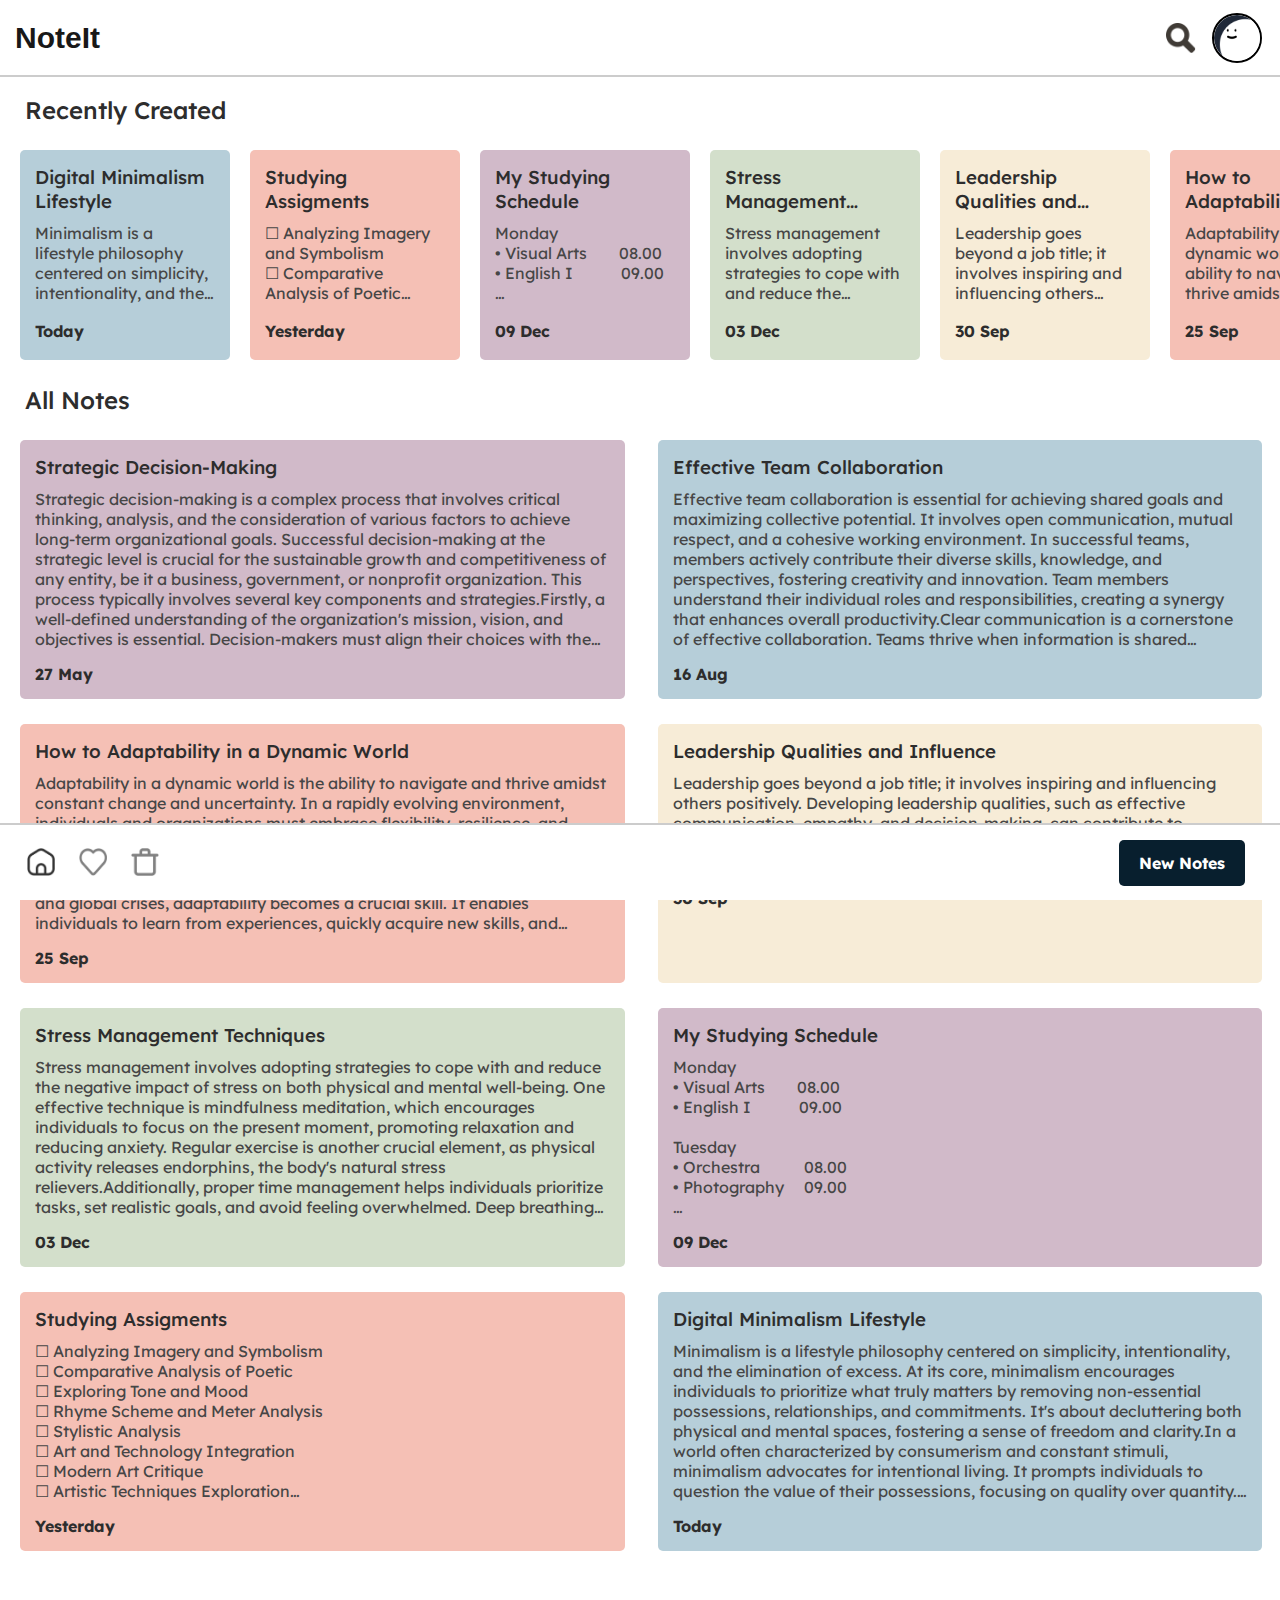
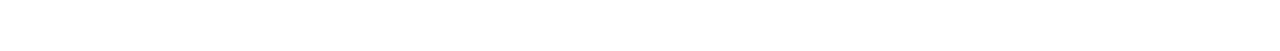
<file: index.html>
<!DOCTYPE html>
<html lang="en">
<head>
    <meta charset="UTF-8">
    <meta name="viewport" content="width=device-width, initial-scale=1.0">

    <!-- S T Y L E -->
    <link rel="Stylesheet" href="./style/mainstyle.css"/>
    <link rel="Stylesheet" href="./style/navigation.css"/>


    <!-- F O N T S -->
    <link rel="preconnect" href="https://fonts.googleapis.com">
    <link rel="preconnect" href="https://fonts.googleapis.com">
<link rel="preconnect" href="https://fonts.gstatic.com" crossorigin>
<link href="https://fonts.googleapis.com/css2?family=Lexend:wght@300;400;500;700&display=swap" rel="stylesheet">
    <title>NoteIt</title>
</head>
<body>

    <div class="botcontainer">
        <nav class="botwrapper">
            <ul class="botnavigation">
                <li class="active"><img src="./asset/home.png" alt=""><span>Home</span></li>
                <li><a href="favourite.html"><img src="./asset/favourite.png" alt=""><span></span></a></li>
                <li><img src="./asset/trash.png" alt=""><span>Trash</span></li>
            </ul>

            <button class="custom-button">New Notes</button>
        </nav>
    </div>

    <div class="container">
        <nav class="wrapper">
            <div class="brand">NoteIt</div>

            <ul class="navigation">
                <li class="search"><img src="./asset/search.png" alt=""></li>
                <li class="profile"><img src="./asset/profile.jpg" alt=""></li>
            </ul>
        </nav>
    </div>

    <div class="notes-container">
        <div class="notes-title">
            <h2>Recently Created</h2>
        </div>
        <div class="horizontal-scroll-container" id="external-notes-container-horizontal"></div>
   
        <div class="notes-title2">
            <h2>All Notes</h2>
        </div>
        <div class="vertical-scroll-container" id="external-notes-container-vertical"></div>
    </div>

<script src="script.js"></script>
</body>
</html>
</file>
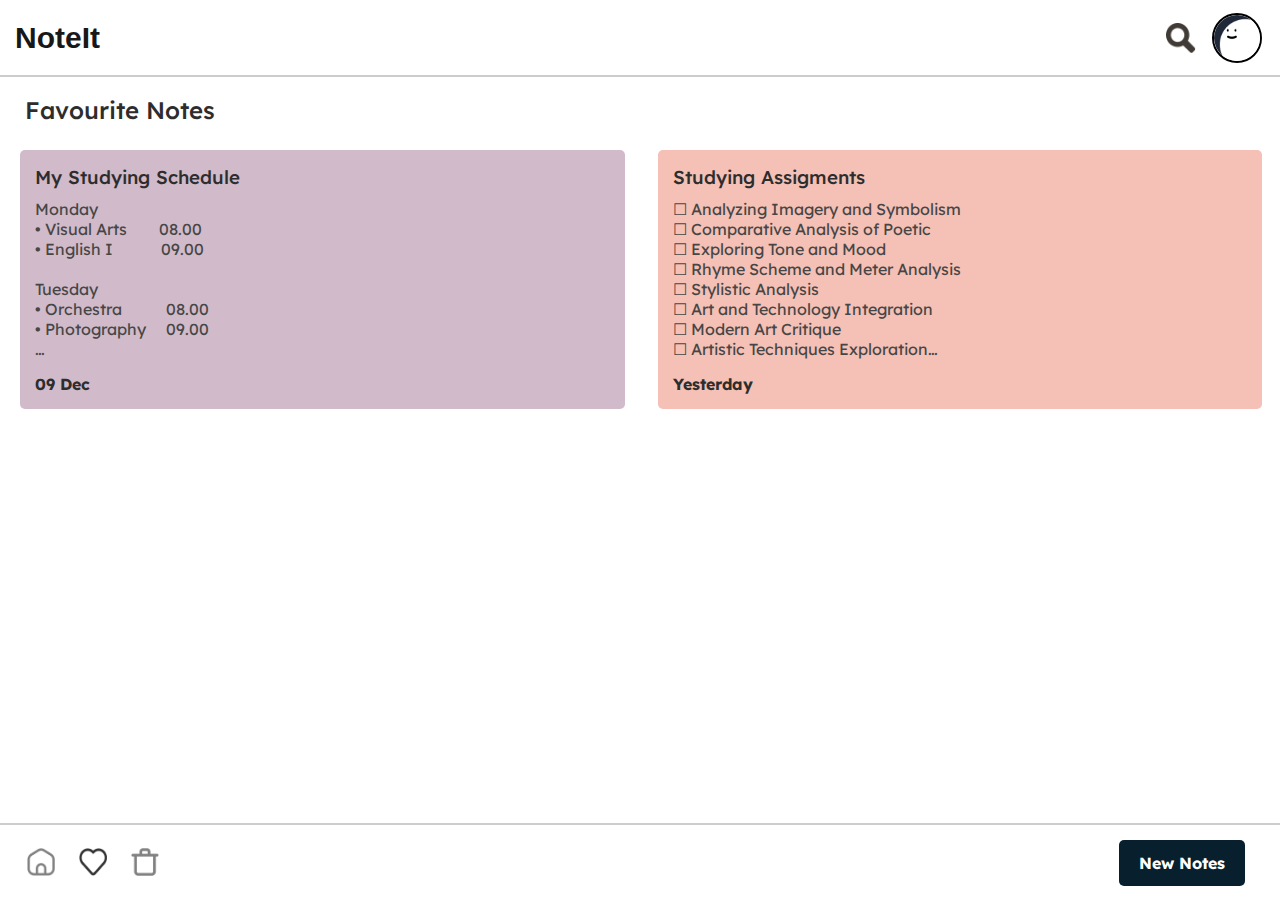
<file: favourite.html>
<!DOCTYPE html>
<html lang="en">
<head>
    <meta charset="UTF-8">
    <meta name="viewport" content="width=device-width, initial-scale=1.0">

    <!-- S T Y L E -->
    <link rel="Stylesheet" href="./style/mainstyle.css"/>
    <link rel="Stylesheet" href="./style/navigation.css"/>


    <!-- F O N T S -->
    <link rel="preconnect" href="https://fonts.googleapis.com">
    <link rel="preconnect" href="https://fonts.googleapis.com">
<link rel="preconnect" href="https://fonts.gstatic.com" crossorigin>
<link href="https://fonts.googleapis.com/css2?family=Lexend:wght@300;400;500;700&display=swap" rel="stylesheet">
    <title>NoteIt</title>
</head>
<body>

    <div class="botcontainer">
        <nav class="botwrapper">
            <ul class="botnavigation">
                <li><a href="index.html"><img src="./asset/home.png" alt=""><span></span><a></a></li>
                <li class="active"><img src="./asset/favourite.png" alt=""><span></span></li>
                <li><img src="./asset/trash.png" alt=""><span>Trash</span></li>
            </ul>

            <button class="custom-button">New Notes</button>
        </nav>
    </div>

    <div class="container">
        <nav class="wrapper">
            <div class="brand">NoteIt</div>

            <ul class="navigation">
                <li class="search"><img src="./asset/search.png" alt=""></li>
                <li class="profile"><img src="./asset/profile.jpg" alt=""></li>
            </ul>
        </nav>
    </div>

    <div class="notes-container">
        <div class="notes-title2">
            <h2>Favourite Notes</h2>
        </div>
        <div class="vertical-scroll-container" id="favourite-notes"></div>
    </div>

<script src="script.js"></script>
</body>
</html>
</file>
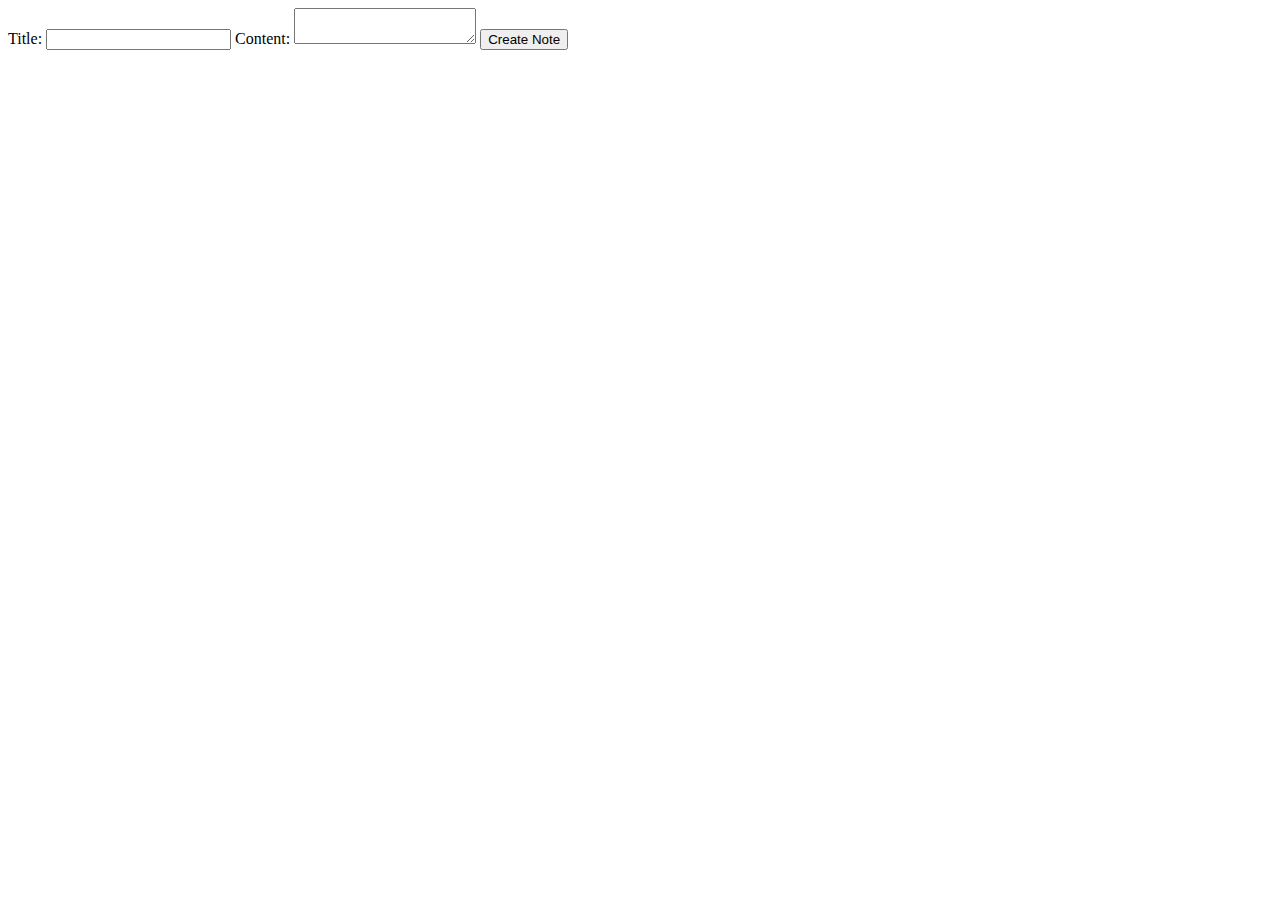
<file: newnotes.html>
<!DOCTYPE html>
<html lang="en">
<head>
    <meta charset="UTF-8">
    <meta name="viewport" content="width=device-width, initial-scale=1.0">
    <title>Document</title>
</head>
<body>
    <form id="noteForm">
        <label for="title">Title:</label>
        <input type="text" id="title" name="title" required>
    
        <label for="content">Content:</label>
        <textarea id="content" name="content" required></textarea>
    
        <button type="submit">Create Note</button>
    </form>
    
    <script src="script.js"></script>
</body>
</html>
</file>
<file: style/mainstyle.css>
*, html, body {
    margin: 0%;
    padding: 0%;
    font-family: 'lexend';
}

/* C O N T E N T  R E C E N T L Y */
.horizontal-scroll-container {
    display: flex;
    overflow-x: auto; /* Menyertakan scrollbar horizontal jika kontennya melebihi lebar */ /* Sesuaikan dengan margin yang diinginkan */
    width: 100%; /* Sesuaikan dengan lebar yang diinginkan */
    padding-right: 10px;
}

.note1 {
    border-radius: 5px;
    padding: 15px;
    margin: 10px;
    width: 180px; /* Sesuaikan dengan lebar yang diinginkan */
    height: 180px; /* Sesuaikan dengan tinggi maksimum yang diinginkan */
    overflow: hidden;
    flex-shrink: 0; /* Mencegah perubahan ukuran container catatan jika kontennya kurang dari lebar */
    transition: outline 0.1s ease;
}

.note1:hover {
    outline: 2px solid #292929; /* Define the outline color and width on hover */
}

.note1 p {
    color: #464646;
    font-weight: 400;
    padding-top: 10px;
    overflow: hidden; /* Menyembunyikan teks yang melebihi batas */
    text-overflow: ellipsis; /* Menampilkan "..." jika teks melebihi batas */
    white-space: normal;
    min-height: 83px;
    display: -webkit-box;
    -webkit-line-clamp: 4; /* Sesuaikan dengan jumlah baris yang diinginkan */
    -webkit-box-orient: vertical;
}

.note1 h3 {
    color: #2d2d2d;
    font-weight: 500;
    overflow: hidden; /* Menyembunyikan teks yang melebihi batas */
    text-overflow: ellipsis;
    display: -webkit-box;
    -webkit-line-clamp: 2; /* Sesuaikan dengan jumlah baris yang diinginkan */
    -webkit-box-orient: vertical;
}

.note1 h4 {
    color: #2d2d2d;
    padding-top: 15px;
}

.notes-title {
    border-radius: 5px;
    padding: 15px;
    color: #2d2d2d;
    width: 100%; /* Sesuaikan dengan lebar yang diinginkan */
}

.notes-title h2 {
    font-weight: 500;
}


/* C O N T E N T  A L L */
.notes-container {
    display: flex;
    flex-wrap: wrap;
    justify-content: space-around;
    padding: 10px 0px 10px 10px;
    padding-bottom: 80px;
    margin-right: 0px; /* Sesuaikan dengan tinggi top navigation */
}

.vertical-scroll-container {
    display: block;
    overflow-y: auto; /* Menyertakan scrollbar horizontal jika kontennya melebihi lebar */ /* Sesuaikan dengan margin yang diinginkan */
    width: 100%; /* Sesuaikan dengan lebar yang diinginkan */
    padding-bottom: 10px;
    @media only screen and (min-width: 768px) {
            display: grid;
            grid-template-columns: 1fr 1fr; /* Membagi kolom menjadi dua bagian */
            gap: 5px; /* Spasi antar kolom */
        }
    
}

.note {
    border-radius: 5px;
    padding: 15px;
    margin: 10px;
    margin-right: 18px;
    overflow: hidden;
    transition: outline 0.1s ease;
    box-sizing: border-box;
}

.note:hover {
    outline: 2px solid #292929; /* Define the outline color and width on hover */
}

.notes-title2 {
    border-radius: 5px;
    padding: 15px;
    color: #2d2d2d;
    width: 100%; /* Sesuaikan dengan lebar yang diinginkan */
}

.notes-title2 h2 {
    font-weight: 500;
}


.note h3 {
    color: #2d2d2d;
    font-weight: 500;
    overflow: hidden; /* Menyembunyikan teks yang melebihi batas */
    text-overflow: ellipsis;
    display: -webkit-box;
    -webkit-line-clamp: 2; /* Sesuaikan dengan jumlah baris yang diinginkan */
    -webkit-box-orient: vertical;
}

.note p {
    color: #464646;
    font-weight: 400;
    padding-top: 10px;
    overflow: hidden; /* Menyembunyikan teks yang melebihi batas */
    text-overflow: ellipsis; /* Menampilkan "..." jika teks melebihi batas */
    white-space: normal;
    display: -webkit-box;
    -webkit-line-clamp: 8; /* Sesuaikan dengan jumlah baris yang diinginkan */
    -webkit-box-orient: vertical;
}

.note h4 {
    color: #2d2d2d;
    padding-top: 15px;
}
</file>
<file: style/navigation.css>
/* T O P  N A V I G A T I O N */
.container {
    display: flex;
    justify-content: center;
    width: 100%;
    height: 70px;
    background-color: rgb(255, 255, 255);
}
.wrapper {
    display: flex;
    justify-content: space-between;
    align-items: center;
    position: fixed;
    font-size: 20px;
    padding: 15px;
    width: 100%;
    height: 45px;
    background-color: rgb(255, 255, 255);
    border-bottom: 2px solid #ccc;
}

.brand {
    display: flex;
    flex-direction: row;
    font-size: 1.5em;
    font-family: Arial;
    padding: 15px;
    text-transform: capitalize;
    color: rgb(24, 24, 24);
    font-weight: 800;
}

.navigation {
    display: flex;
    justify-content: center;
    align-items: center;
}

.navigation>li {
    list-style: none;
    padding: 8px;
}

/* Profile */
li.profile img {
    width: 46px;
    height: 46px;
    border-radius: 50px;
    object-fit: cover;
    border: 2px solid black;
    margin-top: 5px;
    margin-right: 10px;
}

li.search img {
    width: 30px;
    height: 30px;
    margin-top: 5px;
}

.botwrapper {
    display: flex;
    justify-content: space-between;
    position: fixed;
    bottom: 0;
    align-items: center;
    font-size: 20px;
    padding: 15px;
    width: 100%;
    height: 45px;
    background-color: rgb(255, 255, 255);
    border-top: 2px solid #ccc;
}

.botnavigation {
    display: flex;
    justify-content: center;
    align-items: center;
}

.botnavigation>li {
    list-style: none;
    padding: 12px;
}

.botnavigation>li img {
    width: 28px;
    height: 28px;
    padding-top: 3px;
}

.botnavigation>li img {
    filter: grayscale(100%); /* Mengubah ikon menjadi hitam putih */
    transition: filter 0.3s ease; /* Efek transisi untuk perubahan filter */
}

.botnavigation > li:hover img {
    transform: scale(1.1); /* Membuat gambar 2x lebih besar */
    transition: transform 0.3s ease; /* Menambahkan efek transisi */
    /* Add other styles as needed */
}



.botnavigation>li.active img {
    filter: brightness(40%); /* Mengubah warna ikon menjadi hitam pekat saat aktif */
}


.botnavigation>li>span {
    display: none;
}

.custom-button {
    display: inline-block;
    padding: 13px 20px;
    font-size: 16px;
    font-weight: bold;
    text-align: center;
    text-decoration: none;
    cursor: pointer;
    border: none;
    border-radius: 5px;
    background-color: #081f2e;
    color: #fff;
    box-sizing: border-box;
    margin-right: 50px;
}

.custom-button:hover {
    background-color: #152f40;
}
</file>
